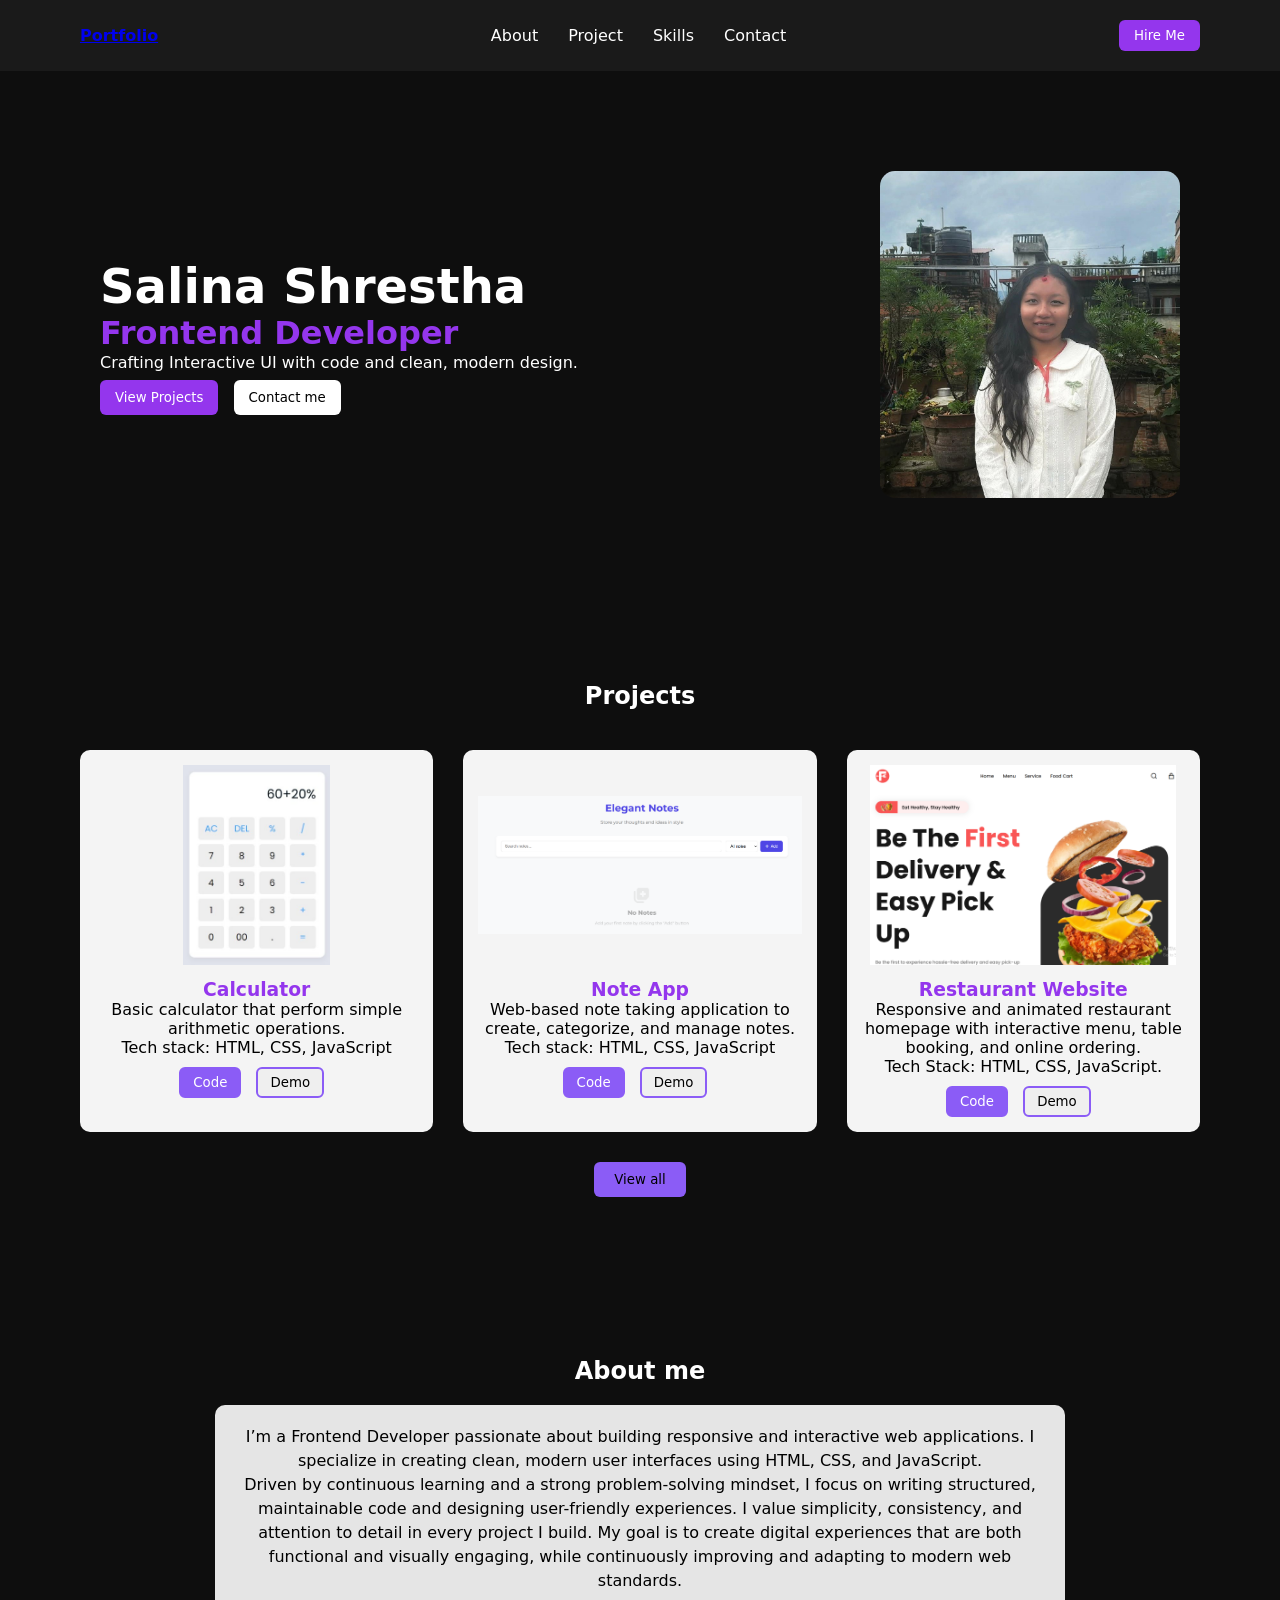
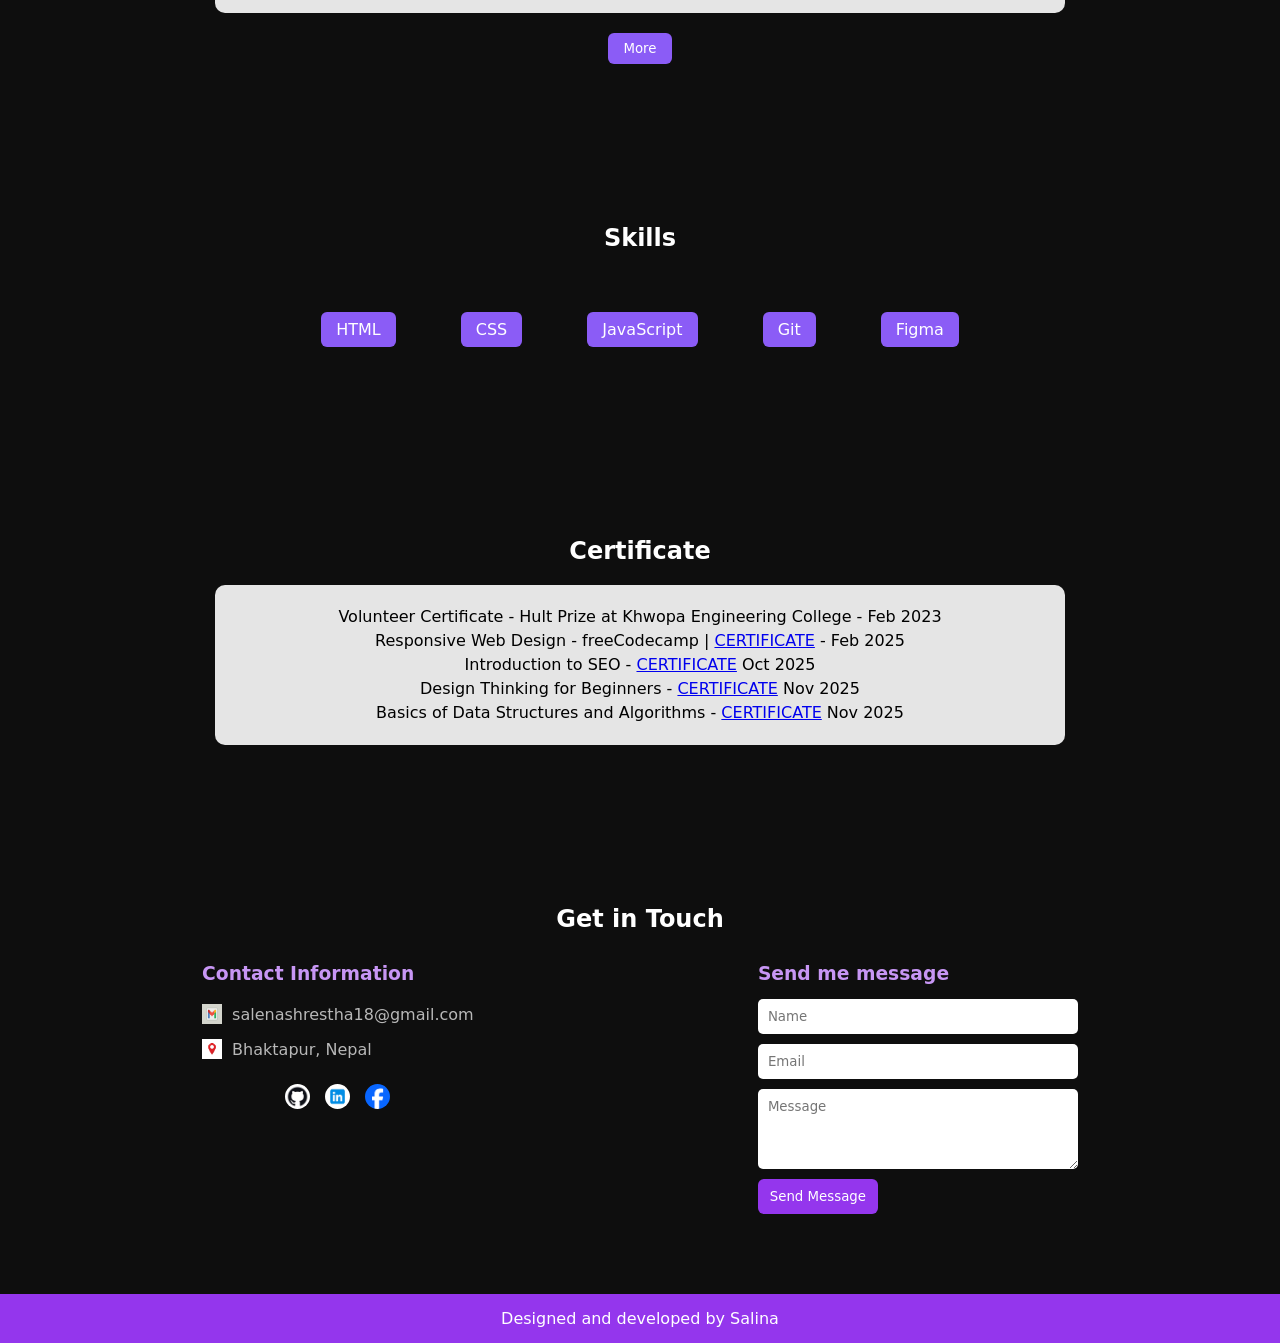
<file: index.html>
<!DOCTYPE html>
<html lang="en">
<head>
    <meta charset="UTF-8">
    <meta name="viewport" content="width=device-width, initial-scale=1.0">
    <title>Salina Shrestha portfolio</title>
    <link rel="stylesheet" href="style.css">
</head>
<body>

   <body>

        <!-- Navbar -->
        <nav>
            <div class="logo">
                <a href="index.html">Portfolio</a>
            </div>

            <ul class="menu">
                <li><a href="about.html">About</a></li>
                <li><a href="#">Project</a></li>
                <li><a href="#">Skills</a></li>
                <li><a href="contact.html">Contact</a></li>
                </ul>

            <button class="hire">Hire Me</button>
        </nav>


        <!-- Hero Section -->
        <section class="hero">

            <div class="hero-text">
                <h1>Salina Shrestha</h1>
                <h3>Frontend Developer</h3>
                <p>Crafting Interactive UI with code and clean, modern design.</p>

                <div class="hero-buttons">
                <button class="btn1" onclick="scrollToSection()">View Projects</button>
                <button class="btn2" onclick="scrollToSection()">Contact me</button>
                </div>
            </div>

            <div class="hero-img">
                <img src="image/profile.jpg" alt="profile">
            </div>

        </section>


        <!-- Projects -->
        <section id="projects" class="projects">

            <h1>Projects</h1>

            <div class="project-grid">

            <div class="card">
                <img src="image/calculator.png">
                <h3>Calculator</h3>
                <p>Basic calculator that perform simple arithmetic operations.</p>
                <p>Tech stack: HTML, CSS, JavaScript</p>
                <button class="second-btn1">Code</button>
                <button class="second-btn2">Demo</button>
                </div>

                <div class="card">
                    <img src="image/notes.png">
                    <h3>Note App</h3>
                    <p>Web-based note taking application   to create, categorize, and manage notes.</p>
                    <p>Tech stack: HTML, CSS, JavaScript</p>
                    <button class="second-btn1">Code</button>
                    <button class="second-btn2">Demo</button>
                </div>

                <div class="card">
                    <img src="image/resturant.png">
                    <h3>Restaurant Website</h3>
                    <p>Responsive and animated restaurant homepage with interactive menu, table booking, and online ordering.</p>
                    <p>Tech Stack: HTML, CSS, JavaScript.</p>
                    <button class="second-btn1">Code</button>
                    <button class="second-btn2">Demo</button>
                </div>

            </div>

            <button class="view">View all</button>

        </section>


        <!-- About -->
        <section class="about">

            <h1>About me</h1>

            <div class="about-box">
            <p>
                I’m a Frontend Developer passionate about building responsive and interactive web applications. I specialize in creating clean, modern user interfaces using HTML, CSS, and JavaScript.
            </p>
            <p>
                Driven by continuous learning and a strong problem-solving mindset, I focus on writing structured, maintainable code and designing user-friendly experiences. I value simplicity, consistency, and attention to detail in every project I build. My goal is to create digital experiences that are both functional and visually engaging, while continuously improving and adapting to modern web standards.
            </p>
            </div>

            <button class="btn more">More</button>

        </section>


        <!-- Skills -->
        <section class="skills">

            <h1>Skills</h1>

            <div class="skill-list">
                <span>HTML</span>
                <span>CSS</span>
                <span>JavaScript</span>
                <span>Git</span>
                <span>Figma</span>
            </div>

        </section>


        <!-- Certificate -->
        <section class="certificate">

            <h1>Certificate</h1>

            <div class="cert-box">
                <ul>
                    <li>Volunteer Certificate - Hult Prize at Khwopa Engineering College    - Feb 2023</li>
                    <li>Responsive Web Design - freeCodecamp | <a href="https://www.freecodecamp.org/certification/fcc29c5310c-58bb-442e-886d-0986a3c2cb32/responsive-web-design">CERTIFICATE</a> - Feb 2025</li>
                    <li>Introduction to SEO  - <a href="https://www.simplilearn.com/skillup-certificate-landing?token=eyJjb3Vyc2VfaWQiOiIzODIzIiwiY2VydGlmaWNhdGVfdXJsIjoiaHR0cHM6XC9cL2NlcnRpZmljYXRlcy5zaW1wbGljZG4ubmV0XC9zaGFyZVwvOTExNzc4Ml85Mzg3ODA0MTc1OTg1MjM1MjM3NS5wbmciLCJ1c2VybmFtZSI6IlNhbGluYSBTaHJlc3RoYSJ9&referrer=https%3A%2F%2Flms.simplilearn.com%2Fcourses%2F6766%2FIntroduction-to-SEO%2Fcertificate%2Fdownload-skillup&%24web_only=true">CERTIFICATE</a> Oct 2025</li>
                    <li>Design Thinking for Beginners - <a href="https://www.simplilearn.com/skillup-certificate-landing?token=eyJjb3Vyc2VfaWQiOiIxNzgwIiwiY2VydGlmaWNhdGVfdXJsIjoiaHR0cHM6XC9cL2NlcnRpZmljYXRlcy5zaW1wbGljZG4ubmV0XC9zaGFyZVwvOTQ4MTkyNF85Mzg3ODA0MTc2NDIzOTgyOTczMS5wbmciLCJ1c2VybmFtZSI6IlNhbGluYSBTaHJlc3RoYSJ9&referrer=https%3A%2F%2Flms.simplilearn.com%2Fcourses%2F4299%2FDesign%2520Thinking%2520for%2520Beginners%2Fcertificate%2Fdownload-skillup&%24web_only=true">CERTIFICATE</a> Nov 2025</li>
                    <li>Basics of Data Structures and Algorithms  - <a href="https://www.simplilearn.com/skillup-certificate-landing?token=eyJjb3Vyc2VfaWQiOiIzMzczIiwiY2VydGlmaWNhdGVfdXJsIjoiaHR0cHM6XC9cL2NlcnRpZmljYXRlcy5zaW1wbGljZG4ubmV0XC9zaGFyZVwvOTUwMTY3NV85Mzg3ODA0MTc2NDUxODk4NDIxOC5wbmciLCJ1c2VybmFtZSI6IlNhbGluYSBTaHJlc3RoYSJ9&referrer=https%3A%2F%2Flms.simplilearn.com%2Fcourses%2F6201%2FBasics%2520of%2520Data%2520Structures%2520and%2520Algorithms%2Fcertificate%2Fdownload-skillup&%24web_only=true">CERTIFICATE</a> Nov 2025</li>
                </ul>
            </div>

        </section>


        <!-- Contact -->
       <section id="contact" class="contact">

            <h1>Get in Touch</h1>

            <div class="contact-container">

                <!-- Contact Info -->
                <div class="contact-info">

                    <h3>Contact Information</h3>

                    <div class="info-item">
                        <img src="image/email.jpg" alt="email">
                        <p>salenashrestha18@gmail.com</p>
                    </div>

                    <div class="info-item">
                        <img src="image/location.png" alt="location">
                        <p>Bhaktapur, Nepal</p>
                </div>

                <!-- Social Links -->

                <div class="social">

                    <a href="#">
                        <img src="image/github.jpg" alt="github">
                    </a>

                    <a href="#">
                        <img src="image/linkedin.png" alt="linkedin">
                    </a>

                    <a href="#">
                        <img src="image/fb.png" alt="facebook">
                    </a>

                </div>

            </div>


            <!-- Contact Form -->

            <div class="form-section">

                <h3>Send me message</h3>

                <form id="contactForm">

                    <input type="text" id="name" placeholder="Name">
                    <input type="email" id="email" placeholder="Email">
                    <textarea id="message" placeholder="Message"></textarea>

                    <button>Send Message</button>

                    <p id="error"></p>

                </form>
            </div>

            </div>

        </section>

        <!-- footer -->
        <footer>
        <p>Designed and developed by Salina</p>
        </footer>

    <script src="script.js"></script>
</body>
</html>
</file>
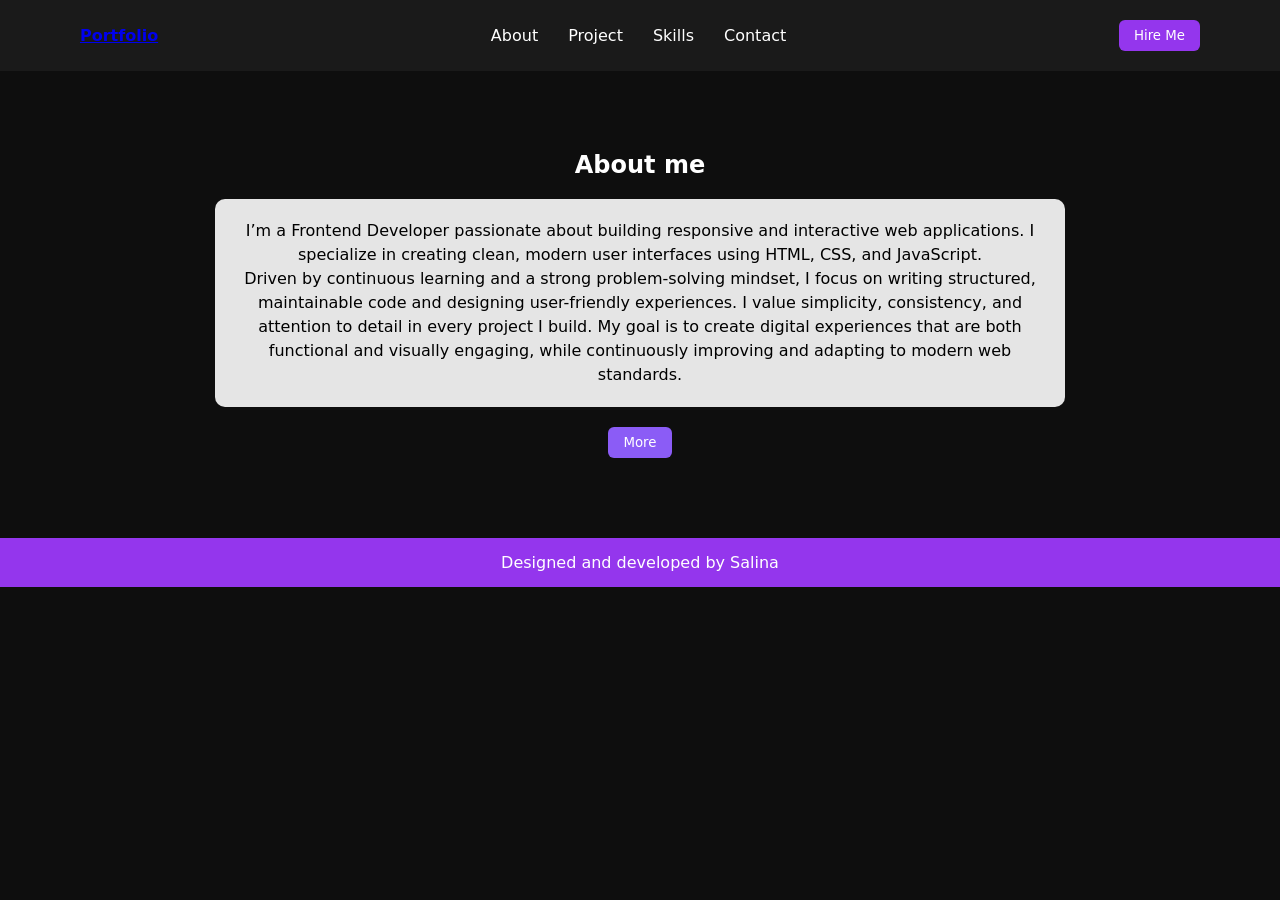
<file: about.html>
<!DOCTYPE html>
<html lang="en">
<head>
    <meta charset="UTF-8">
    <meta name="viewport" content="width=device-width, initial-scale=1.0">
    <title>About</title>
    <link rel="stylesheet" href="style.css">
</head>
<body>
    <!-- Navbar -->
       <nav>
            <div class="logo">
                <a href="index.html">Portfolio</a>
            </div>

            <ul class="menu">
                <li><a href="about.html">About</a></li>
                <li><a href="#">Project</a></li>
                <li><a href="#">Skills</a></li>
                <li><a href="contact.html">Contact</a></li>
                </ul>

            <button class="hire">Hire Me</button>
        </nav>

         <!-- About -->
        <section class="about">

            <h1>About me</h1>

            <div class="about-box">
            <p>
                I’m a Frontend Developer passionate about building responsive and interactive web applications. I specialize in creating clean, modern user interfaces using HTML, CSS, and JavaScript.
            </p>
            <p>
                Driven by continuous learning and a strong problem-solving mindset, I focus on writing structured, maintainable code and designing user-friendly experiences. I value simplicity, consistency, and attention to detail in every project I build. My goal is to create digital experiences that are both functional and visually engaging, while continuously improving and adapting to modern web standards.
            </p>
            </div>

            <button class="btn more">More</button>

        </section>


        <!-- footer -->
        <footer>
        <p>Designed and developed by Salina</p>
        </footer>

    <script src="script.js"></script>
</body>
</html>
</file>
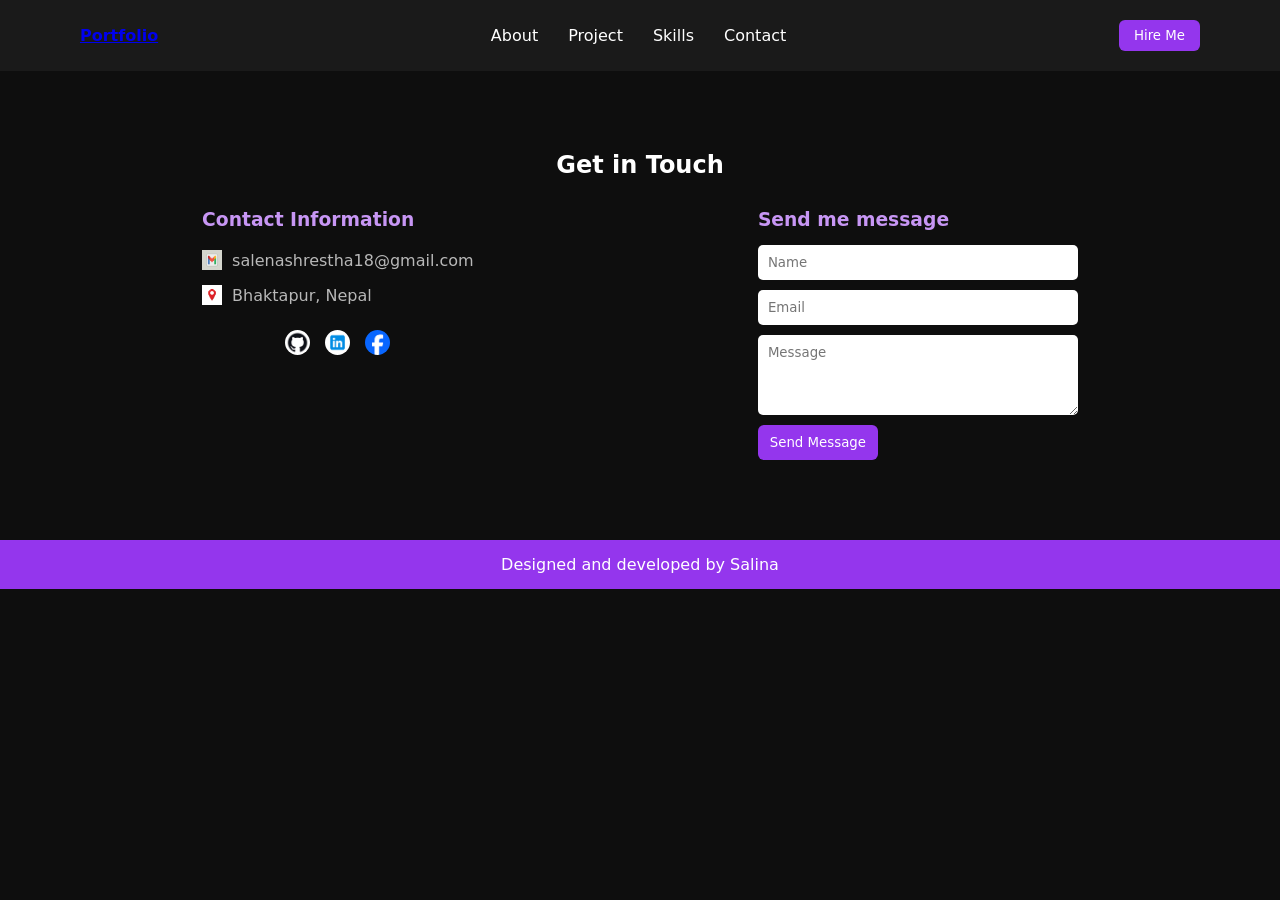
<file: contact.html>
<!DOCTYPE html>
<html lang="en">
<head>
    <meta charset="UTF-8">
    <meta name="viewport" content="width=device-width, initial-scale=1.0">
    <title>About</title>
    <link rel="stylesheet" href="style.css">
</head>
<body>
    <!-- Navbar -->
        <nav>
            <div class="logo">
                <a href="index.html">Portfolio</a>
            </div>

            <ul class="menu">
                <li><a href="about.html">About</a></li>
                <li><a href="#">Project</a></li>
                <li><a href="#">Skills</a></li>
                <li><a href="contact.html">Contact</a></li>
                </ul>

            <button class="hire">Hire Me</button>
        </nav>

         <!-- Contact -->
       <section id="contact" class="contact">

            <h1>Get in Touch</h1>

            <div class="contact-container">

                <!-- Contact Info -->
                <div class="contact-info">

                    <h3>Contact Information</h3>

                    <div class="info-item">
                        <img src="image/email.jpg" alt="email">
                        <p>salenashrestha18@gmail.com</p>
                    </div>

                    <div class="info-item">
                        <img src="image/location.png" alt="location">
                        <p>Bhaktapur, Nepal</p>
                </div>

                <!-- Social Links -->

                <div class="social">

                    <a href="#">
                        <img src="image/github.jpg" alt="github">
                    </a>

                    <a href="#">
                        <img src="image/linkedin.png" alt="linkedin">
                    </a>

                    <a href="#">
                        <img src="image/fb.png" alt="facebook">
                    </a>

                </div>

            </div>


            <!-- Contact Form -->

            <div class="form-section">

                <h3>Send me message</h3>

                <form id="contactForm">

                    <input type="text" id="name" placeholder="Name">
                    <input type="email" id="email" placeholder="Email">
                    <textarea id="message" placeholder="Message"></textarea>

                    <button>Send Message</button>

                    <p id="error"></p>

                </form>
            </div>

            </div>

        </section>


        <!-- footer -->
        <footer>
        <p>Designed and developed by Salina</p>
        </footer>

    <script src="script.js"></script>
</body>
</html>
</file>
<file: style.css>
*{
margin:0;
padding:0;
box-sizing:border-box;
font-family:system-ui, -apple-system, BlinkMacSystemFont, 'Segoe UI', Roboto, Oxygen, Ubuntu, Cantarell, 'Open Sans', 'Helvetica Neue', sans-serif;
}

:root{
    /* color */
    --primary-base:#9436ED;
    --primary-dark:#7A2BC5;
    
    --secondary-base:#8b5cf6;
    --secondary-dark:#6d42d6;
}

body{
background:#0e0e0e;
color:white;
}

/* Navbar */

nav{
    display:flex;
    justify-content:space-between;
    align-items:center;
    padding:20px 80px;
    background:#1a1a1a;
}

.logo{
    font-weight: bold;
}

.menu{
    display:flex;
    gap:30px;
    list-style:none;
}

.menu a{
    color:white;
    text-decoration:none;
}

.hire{
    background:var(--primary-base);
    color:white;
    border:none;
    padding:8px 15px;
    border-radius:6px;
}

.hire:hover{
    background-color: var(--primary-dark);
}
/* Hero */

.hero{
    display:flex;
    justify-content:space-between;
    align-items:center;
    padding:100px;
}

.hero-text h1{
    font-size:48px;
}

.hero-text h3{
    color:var(--primary-base);
    font-size: 32px;
    line-height:1.2;
    /* margin:8px 0; */
}

.hero-buttons button{
    margin-top: 8px;
    margin-right:10px;
    padding:10px 15px;
    border:none;
    border-radius:6px;
}

.btn1{
    background:var(--primary-base);
    color:white;
}

.btn2{
    background:white;
}

.btn1:hover{
    background-color: var(--primary-dark);
}

.btn2:hover{
    background-color: var(--primary-base);
    color: white;

}

.hero-img img{
    width:300px;
    border-radius:15px;
}

/* Projects */

.projects{
    padding:80px;
    text-align:center;
}

.project-grid{
    display:grid;
    grid-template-columns:repeat(3,1fr);
    gap:30px;
    margin-top:40px;
}

.card{
    background:#f4f4f4;
    color:black;
    padding:15px;
    border-radius:10px;
}

.card img{
    width: 100%;
    margin-bottom: 10px;
    height: 200px;
    object-fit: contain;
}

.card h3{
    color: var(--primary-base);
}

.card button{
    margin-top:10px;
    margin-right:10px;
    padding:6px 12px;
    border-radius:6px;
    /* border:none; */
}

.second-btn1{
    background:var(--secondary-base);
    color:white;
    border: 2px solid var(--secondary-base);
}

.second-btn2{
    color: black;
    border: 2px solid var(--secondary-base);
}

.second-btn1:hover{
    background:var(--secondary-dark);
    color:white;
    border: 2px solid var(--secondary-dark);
}

.second-btn2:hover{
    background-color: var(--secondary-base);
    color:white;
    border: 2px solid rgb(171, 171, 171);
}

.view{
    margin-top:30px;
    padding:10px 20px;
    background:var(--secondary-base);
    border:none;
    border-radius:6px;
}

/* About */

.about{
    padding:80px;
    text-align:center;
}

.about-box{
    background:#e5e5e5;
    color:black;
    padding:20px;
    border-radius:10px;
    max-width:850px;
    margin:auto;
    margin-top:20px;
    line-height: 1.5;
}

.more{
    margin-top:20px;
    padding:8px 15px;
    background:var(--secondary-base);
    border:none;
    border-radius:6px;
    color:white;
}

/* Skills */

.skills{
    padding:80px;
    text-align:center;
}

.skill-list{
    margin-top: 30px;
}

.skill-list span{
    background:var(--secondary-base);
    padding:8px 15px;
    margin:30px;
    display:inline-block;
    border-radius:6px;
}

/* Certificate */

.certificate{
    padding:80px;
    text-align:center;
}

.cert-box{
    background:#e5e5e5;
    color:black;
    padding:20px;
    border-radius:10px;
    max-width:850px;
    margin:auto;
    margin-top:20px;
    line-height: 1.5;
}

.cert-box li{
    list-style: none;
}

/* Contact */

.contact{
    padding:80px;
    text-align: center;
}

.contact-container{
    display:flex;
    justify-content:space-around;
    gap:40px;
    margin-top:30px;
}

.contact-info{
    text-align:left;
}

.contact-info h3{
    color: #c796f4;
    margin-bottom:20px;
}

/* Email + Location row */

.info-item{
    display:flex;
    align-items:center;
    gap:10px;
    margin-bottom:15px;
}

.info-item img{
    width:20px;
    height:20px;
}

.info-item p{
    color: rgb(184, 184, 184);
}

/* Social icons */

.social{
    margin-top:25px;
    display:flex;
    justify-content: center;
    gap:15px;
}

.social img{
    width:25px;
    height:25px;
    border-radius: 25px;
    cursor:pointer;
}

/* Form section */

.form-section{
    text-align:left;
}

.form-section h3{
    margin-bottom:15px;
    color: #c796f4;
}

form{
    display:flex;
    flex-direction:column;
    width:320px;
}

input,textarea{
    margin-bottom:10px;
    padding:10px;
    border-radius:5px;
    border:none;
}

textarea{
    height: 80px;
}

form button{
    background:var(--primary-base);
    color:white;
    padding:10px;
    border:none;
    border-radius:6px;
    width: 120px;
    cursor: pointer;

}

form button:hover{
    background-color: var(--primary-dark);
}

/* Footer */

footer{
    background:var(--primary-base);
    text-align:center;
    padding:15px;
}


/* =========================  Responsive Design  ========================= */

/* Tablet */



@media (max-width: 1024px){

    nav{
        padding:20px 40px;
    }

    .hero{
        flex-direction:column;
        text-align:center;
        gap:40px;
    }

    .project-grid{
        grid-template-columns:repeat(2,1fr);
    }

    .contact-container{
        flex-direction:column;
        align-items:center;
    }

    form{
        width:100%;
        max-width:400px;
    }

}


/* Mobile */

@media (max-width:768px){

    nav{
        flex-direction:column;
        gap:10px;
    }

    .menu{
        flex-direction:column;
        align-items:center;
        gap:10px;
    }

    .hero{
        padding:40px 20px;
    }

    .hero-text h1{
        font-size:30px;
    }

    .hero-img img{
        width:200px;
    }

    .projects{
        padding:40px 20px;
    }

    .project-grid{
        grid-template-columns:1fr;
    }

    .about{
        padding:40px 20px;
    }

    .skills{
        padding:40px 20px;
    }

    .certificate{
        padding:40px 20px;
    }

    .contact{
        padding:40px 20px;
    }

    .contact-container{
        flex-direction:column;
        align-items:center;
        text-align:center;
    }

}
</file>
